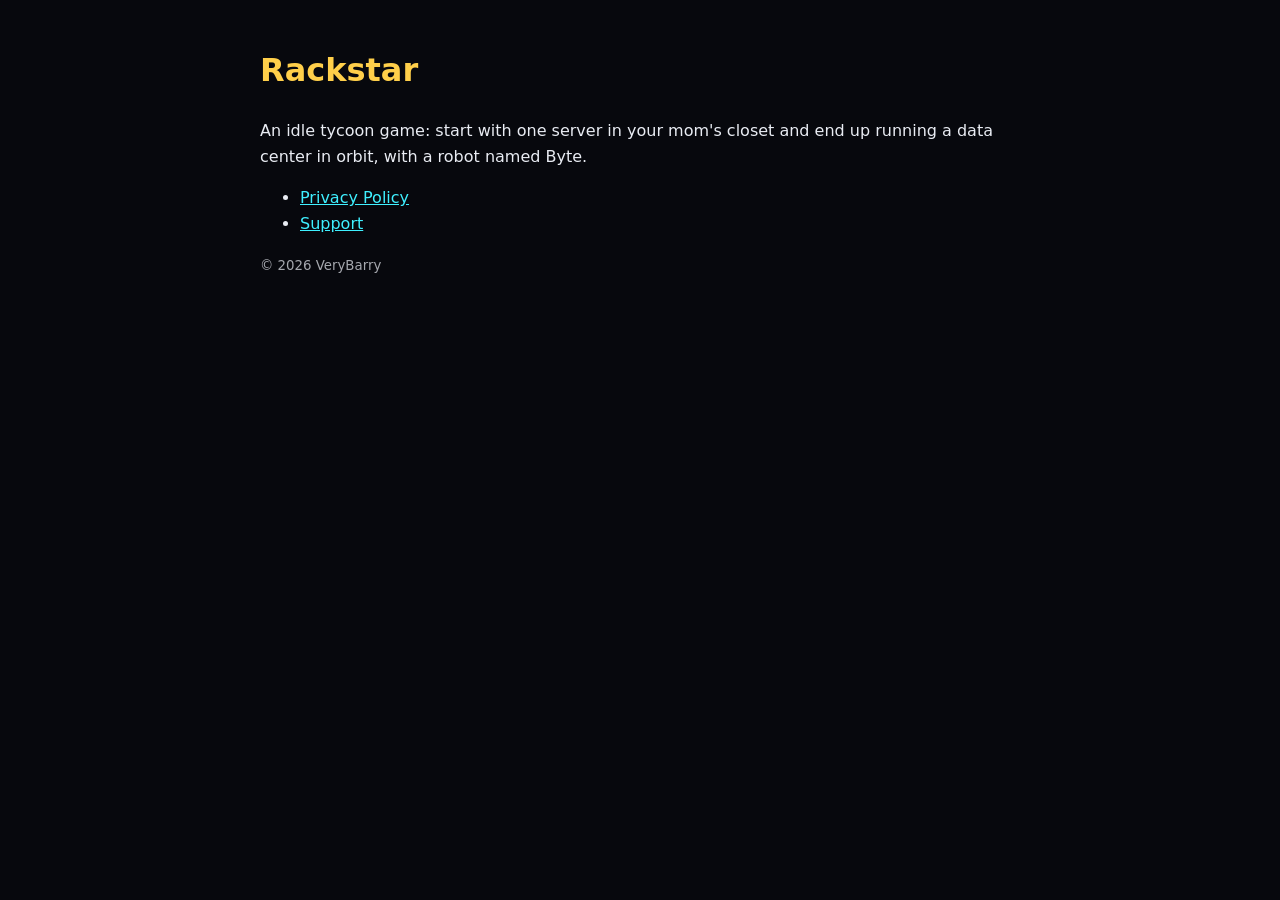
<file: index.html>
<!doctype html><html lang="en"><head><meta charset="utf-8"><meta name="viewport" content="width=device-width,initial-scale=1"><title>Rackstar</title><link rel="stylesheet" href="style.css"></head><body>
<h1>Rackstar</h1><p>An idle tycoon game: start with one server in your mom's closet and end up running a data center in orbit, with a robot named Byte.</p>
<ul><li><a href="privacy.html">Privacy Policy</a></li><li><a href="support.html">Support</a></li></ul><small>© 2026 VeryBarry</small></body></html>
</file>
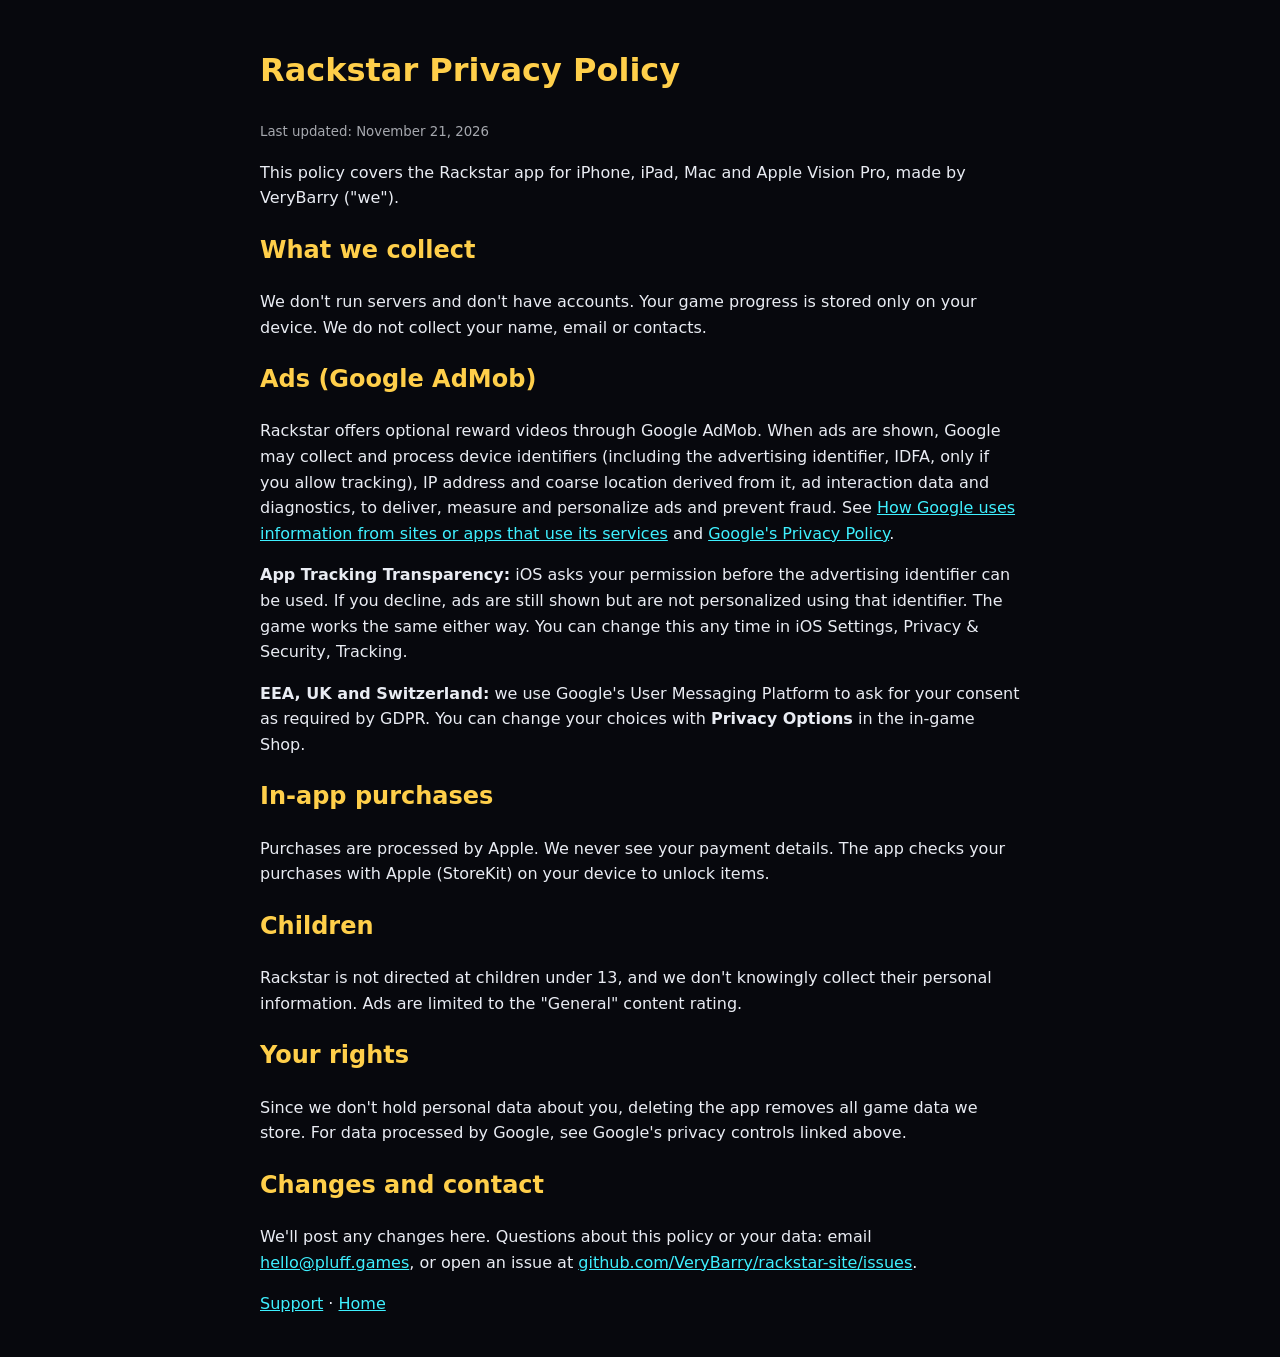
<file: privacy.html>
<!doctype html><html lang="en"><head><meta charset="utf-8"><meta name="viewport" content="width=device-width,initial-scale=1"><title>Rackstar Privacy Policy</title><link rel="stylesheet" href="style.css"></head><body>
<h1>Rackstar Privacy Policy</h1><small>Last updated: November 21, 2026</small>
<p>This policy covers the Rackstar app for iPhone, iPad, Mac and Apple Vision Pro, made by VeryBarry ("we").</p>
<h2>What we collect</h2>
<p>We don't run servers and don't have accounts. Your game progress is stored only on your device. We do not collect your name, email or contacts.</p>
<h2>Ads (Google AdMob)</h2>
<p>Rackstar offers optional reward videos through Google AdMob. When ads are shown, Google may collect and process device identifiers (including the advertising identifier, IDFA, only if you allow tracking), IP address and coarse location derived from it, ad interaction data and diagnostics, to deliver, measure and personalize ads and prevent fraud. See <a href="https://policies.google.com/technologies/partner-sites">How Google uses information from sites or apps that use its services</a> and <a href="https://policies.google.com/privacy">Google's Privacy Policy</a>.</p>
<p><b>App Tracking Transparency:</b> iOS asks your permission before the advertising identifier can be used. If you decline, ads are still shown but are not personalized using that identifier. The game works the same either way. You can change this any time in iOS Settings, Privacy &amp; Security, Tracking.</p>
<p><b>EEA, UK and Switzerland:</b> we use Google's User Messaging Platform to ask for your consent as required by GDPR. You can change your choices with <b>Privacy Options</b> in the in-game Shop.</p>
<h2>In-app purchases</h2>
<p>Purchases are processed by Apple. We never see your payment details. The app checks your purchases with Apple (StoreKit) on your device to unlock items.</p>
<h2>Children</h2>
<p>Rackstar is not directed at children under 13, and we don't knowingly collect their personal information. Ads are limited to the "General" content rating.</p>
<h2>Your rights</h2>
<p>Since we don't hold personal data about you, deleting the app removes all game data we store. For data processed by Google, see Google's privacy controls linked above.</p>
<h2>Changes and contact</h2>
<p>We'll post any changes here. Questions about this policy or your data: email <a href="mailto:hello@pluff.games">hello@pluff.games</a>, or open an issue at <a href="https://github.com/VeryBarry/rackstar-site/issues">github.com/VeryBarry/rackstar-site/issues</a>.</p>
<p><a href="support.html">Support</a> · <a href="index.html">Home</a></p></body></html>
</file>
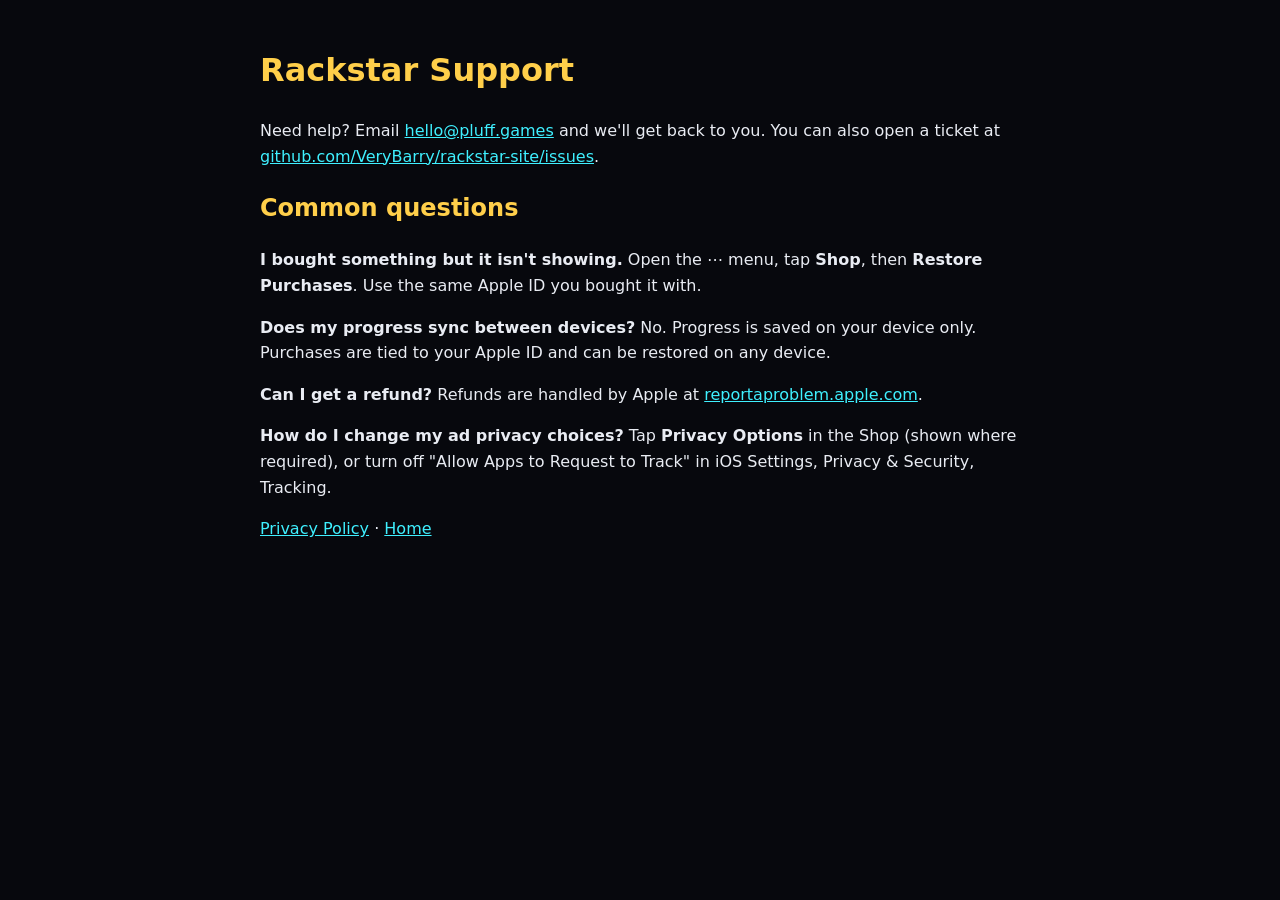
<file: support.html>
<!doctype html><html lang="en"><head><meta charset="utf-8"><meta name="viewport" content="width=device-width,initial-scale=1"><title>Rackstar Support</title><link rel="stylesheet" href="style.css"></head><body>
<h1>Rackstar Support</h1>
<p>Need help? Email <a href="mailto:hello@pluff.games">hello@pluff.games</a> and we'll get back to you. You can also open a ticket at <a href="https://github.com/VeryBarry/rackstar-site/issues">github.com/VeryBarry/rackstar-site/issues</a>.</p>
<h2>Common questions</h2>
<p><b>I bought something but it isn't showing.</b> Open the ⋯ menu, tap <b>Shop</b>, then <b>Restore Purchases</b>. Use the same Apple ID you bought it with.</p>
<p><b>Does my progress sync between devices?</b> No. Progress is saved on your device only. Purchases are tied to your Apple ID and can be restored on any device.</p>
<p><b>Can I get a refund?</b> Refunds are handled by Apple at <a href="https://reportaproblem.apple.com">reportaproblem.apple.com</a>.</p>
<p><b>How do I change my ad privacy choices?</b> Tap <b>Privacy Options</b> in the Shop (shown where required), or turn off "Allow Apps to Request to Track" in iOS Settings, Privacy &amp; Security, Tracking.</p>
<p><a href="privacy.html">Privacy Policy</a> · <a href="index.html">Home</a></p></body></html>
</file>
<file: style.css>
body{font:16px/1.6 system-ui,-apple-system,sans-serif;max-width:760px;margin:0 auto;padding:24px;background:#07080d;color:#e9ecf3}a{color:#3ff0ff}h1,h2{color:#ffcf4a}small{opacity:.7}
</file>
